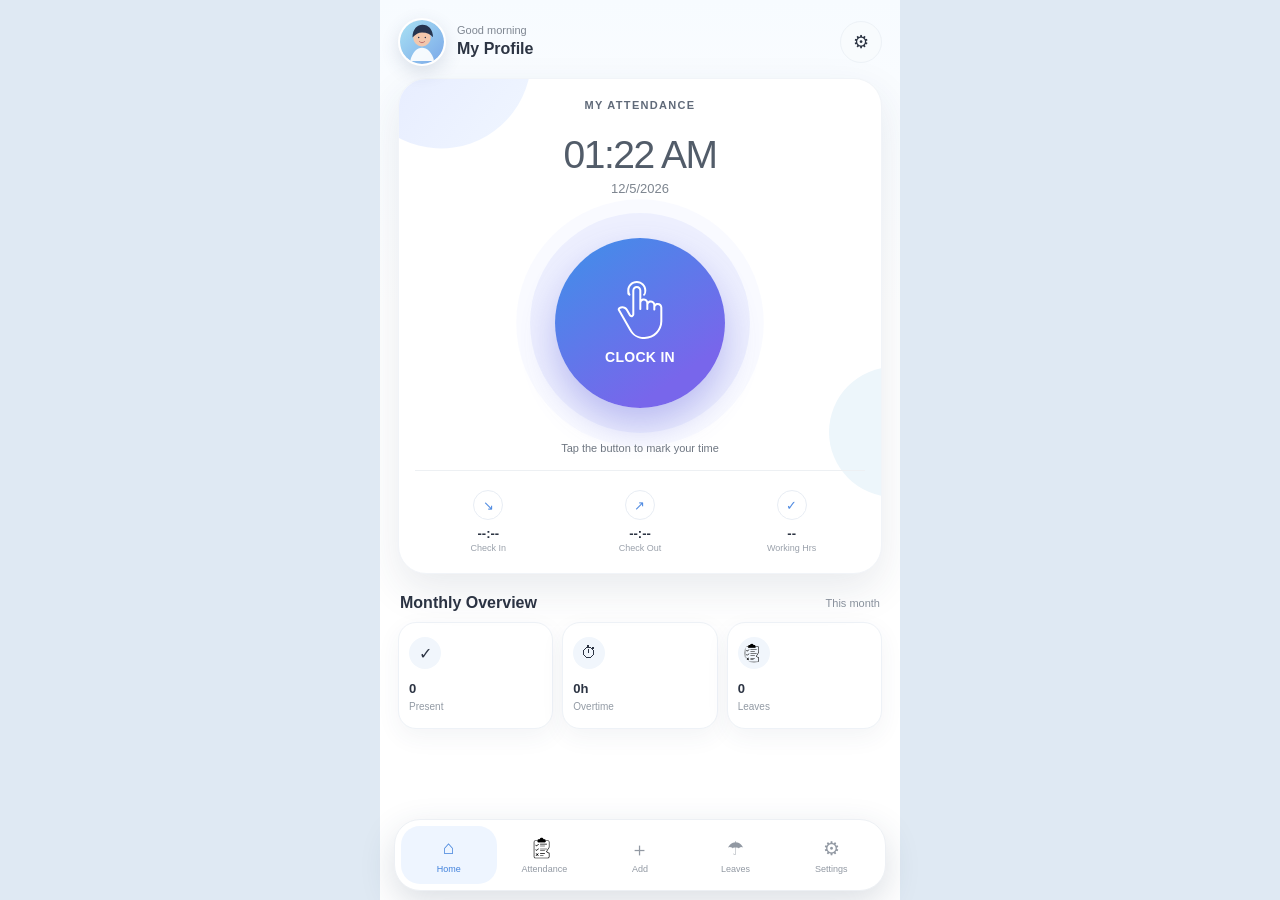
<file: app/src/main/assets/index.html>
<!doctype html>
<html lang="en">
<head>
<meta charset="utf-8">
<meta name="viewport" content="width=device-width,initial-scale=1,viewport-fit=cover,user-scalable=no">
<title>My Attendance</title>
<link rel="stylesheet" href="app.css">
<link rel="stylesheet" id="extrasCss" href="extras.css">
<script>window.onerror=function(){return true};window.onunhandledrejection=function(){return true};</script>
</head>
<body>
<div class="app soft-bg">
  <div class="top">
    <div class="profile"><div class="avatar"><img src="profile-placeholder.svg" alt="Profile"></div><div class="welcome"><small id="greeting">Welcome back</small><b>My Attendance</b></div></div>
    <button class="topAction" id="topSettings" type="button">⚙</button>
  </div>

  <section class="screen active" id="screen-home">
    <div class="clockPanel">
      <div class="brandDot" id="appTitleDisplay">MY ATTENDANCE</div>
      <div class="bigTime" id="clockNow">--:--</div>
      <div class="todayDate" id="dateNow"></div>
      <div class="punchWrap"><div class="pulse2"></div><div class="pulse1"></div><button class="punchBtn" id="punchBtn" type="button"><img src="clock-in-button.svg" alt="Clock in"><span id="punchLabel">CLOCK IN</span></button></div>
      <div class="statusText" id="todayStatus">Tap the button to mark your time</div>
      <div class="stats3">
        <div class="statItem"><div class="statIcon">↘</div><b id="homeIn">--:--</b><small>Check In</small></div>
        <div class="statItem"><div class="statIcon">↗</div><b id="homeOut">--:--</b><small>Check Out</small></div>
        <div class="statItem"><div class="statIcon">✓</div><b id="homeWorked">--</b><small>Working Hrs</small></div>
      </div>
    </div>
    <div class="overviewHead"><b>Monthly Overview</b><span>This month</span></div>
    <div class="overviewGrid">
      <div class="miniCard"><div class="miniIcon">✓</div><b id="qPresent">0</b><small>Present</small></div>
      <div class="miniCard"><div class="miniIcon">⏱</div><b id="qOT">0h</b><small>Overtime</small></div>
      <div class="miniCard"><img src="attendance-list.svg" alt="Attendance"><b id="qLeave">0</b><small>Leaves</small></div>
    </div>
  </section>

  <section class="screen" id="screen-attendance">
    <div class="sectionHeader"><img src="attendance-list.svg" alt="Attendance"><h1>Attendance History</h1></div>
    <div class="filterRow"><div class="field"><input type="month" id="monthFilter"></div><div class="field"><select id="statusFilter"><option value="">All Status</option><option>Present</option><option>Absent</option><option>Paid Leave</option><option>Unpaid Leave</option><option>Half Day</option><option>Holiday</option><option>Week Off</option></select></div></div>
    <div class="records" id="records"></div>
  </section>

  <section class="screen" id="screen-add">
    <div class="sectionHeader"><button class="back" type="button" data-screen="home">‹</button><h1 id="formTitle">Add Attendance</h1></div>
    <div class="formCard">
      <input type="hidden" id="editId">
      <div class="label">Date</div><div class="field"><input type="date" id="dateInput"></div>
      <div class="label">Status</div><div class="field"><select id="statusInput"><option>Present</option><option>Absent</option><option>Paid Leave</option><option>Unpaid Leave</option><option>Half Day</option><option>Holiday</option><option>Week Off</option></select></div>
      <div class="row2">
        <div><div class="label">Check In</div><div class="timeBox"><div class="timeRow" id="checkInRow"><select id="checkInH"></select><select id="checkInM"></select><select id="checkInP"><option>AM</option><option>PM</option></select></div></div></div>
        <div><div class="label">Check Out</div><div class="timeBox"><div class="timeRow" id="checkOutRow"><select id="checkOutH"></select><select id="checkOutM"></select><select id="checkOutP"><option>AM</option><option>PM</option></select></div></div></div>
      </div>
      <div class="label">Holiday / Leave Name</div><div class="field"><input id="reasonInput" placeholder="e.g. Diwali, Casual Leave"></div>
      <div class="label">Notes</div><div class="field"><textarea id="notesInput" placeholder="Optional note..."></textarea></div>
      <div class="actions"><button class="btn primary" id="saveBtn" type="button">Save Attendance</button><button class="btn ghost" id="resetBtn" type="button">Reset</button></div>
    </div>
  </section>

  <section class="screen" id="screen-leaves">
    <div class="sectionHeader"><span class="navIcon">☂</span><h1>My Leaves</h1></div>
    <div class="leaveCard">
      <div class="leaveRing"><div class="leaveInner"><b id="leaveBalance">0</b><span>Leave Balance</span></div></div>
      <div class="leaveStats"><div class="leaveStat"><small>Accrued</small><b id="leaveAccrued">0</b></div><div class="leaveStat"><small>Used</small><b id="leaveUsed">0</b></div></div>
      <div class="leaveTypes"><div class="leaveType"><b id="leavePaid">0</b><small>Paid Leave</small></div><div class="leaveType"><b id="leaveUnpaid">0</b><small>Unpaid</small></div><div class="leaveType"><b id="leaveHoliday">0</b><small>Holiday</small></div></div>
    </div>
    <div class="overviewHead"><b>Leave History</b><span id="leaveYear"></span></div><div class="records" id="leaveRecords"></div>
  </section>

  <section class="screen" id="screen-settings">
    <div class="sectionHeader"><span class="navIcon">⚙</span><h1>Settings</h1></div>
    <div class="settingsCard">
      <div class="label">Time Format</div><div class="seg"><button id="fmt12" type="button">AM / PM</button><button id="fmt24" type="button">24 Hours</button></div>
      <div class="label">Standard Working Duration</div><div class="duration"><div><div class="label">Hours</div><div class="field"><select id="stdHours"></select></div></div><div class="sep">:</div><div><div class="label">Minutes</div><div class="field"><select id="stdMinutes"></select></div></div></div>
      <div class="preview" id="stdPreview">Standard day: 8h 00m</div>
    </div>
    <div class="settingsCard"><div class="overviewHead" style="margin-top:0"><b>Backup</b><span>CSV</span></div><div class="backupGrid"><button class="btn ghost" id="exportBtn" type="button">Export CSV</button><label class="btn ghost" style="display:grid;place-items:center">Import CSV<input type="file" id="importInput" accept=".csv,text/csv" hidden></label></div></div>
  </section>
</div>

<div class="toast" id="toast"></div>
<nav class="bottomNav">
  <button class="navBtn active" data-screen="home"><span class="navIcon">⌂</span><span>Home</span></button>
  <button class="navBtn" data-screen="attendance"><span class="navIcon"><img src="attendance-list.svg" alt="Attendance"></span><span>Attendance</span></button>
  <button class="navBtn" data-screen="add"><span class="navIcon">＋</span><span>Add</span></button>
  <button class="navBtn" data-screen="leaves"><span class="navIcon">☂</span><span>Leaves</span></button>
  <button class="navBtn" data-screen="settings"><span class="navIcon">⚙</span><span>Settings</span></button>
</nav>

<script src="app.js"></script>
<script id="extrasJs" src="extras.js"></script>
</body>
</html>
</file>
<file: app/src/main/assets/app.css>
:root{--ink:#2c3443;--muted:#8a919c;--line:#edf0f4;--blue:#4c8fe9;--blue2:#7a61e8;--pink:#ee367e;--green:#3fbd78;--red:#ef6070;--orange:#f7aa35;--bg:#f6f8fb;--shadow:0 16px 42px rgba(39,55,86,.10)}
*{box-sizing:border-box;-webkit-tap-highlight-color:transparent}html,body{margin:0;padding:0;min-height:100%;font-family:Arial,Helvetica,sans-serif;background:#dfe9f3;color:var(--ink)}body{padding-top:env(safe-area-inset-top);padding-bottom:env(safe-area-inset-bottom)}button,input,select,textarea{font:inherit;color:inherit}button{cursor:pointer}.app{max-width:520px;min-height:100vh;margin:0 auto;background:#fff;position:relative;overflow-x:hidden;padding-bottom:94px}.soft-bg{background:linear-gradient(180deg,#f7fbff 0,#fff 34%,#fff 100%)}
.top{height:78px;display:flex;align-items:center;justify-content:space-between;padding:14px 18px 8px;background:transparent;position:relative;z-index:5}.profile{display:flex;align-items:center;gap:11px}.avatar{width:48px;height:48px;border-radius:50%;overflow:hidden;border:2px solid #fff;box-shadow:0 6px 18px rgba(45,66,105,.15);background:#dfeaf5}.avatar img{width:100%;height:100%;object-fit:cover}.welcome small{display:block;font-size:11px;color:#7f8792;margin-bottom:4px}.welcome b{font-size:16px}.topAction{width:42px;height:42px;border-radius:50%;border:1px solid #edf2f7;background:#f8fbfd;display:grid;place-items:center;font-size:18px}.screen{display:none;padding:0 18px 20px}.screen.active{display:block}.pageTitle{font-size:25px;margin:7px 0 16px;font-weight:800;letter-spacing:-.4px}.subTitle{font-size:12px;color:var(--muted);margin-top:-10px;margin-bottom:18px}
.clockPanel{position:relative;overflow:hidden;background:#fff;border-radius:28px;padding:18px 16px 16px;box-shadow:var(--shadow);border:1px solid #f1f4f8;text-align:center}.clockPanel:before{content:"";position:absolute;width:180px;height:95px;border-radius:0 0 90px 90px;background:linear-gradient(135deg,#e5ebff,#f0f6ff);left:-42px;top:-26px;transform:rotate(-8deg)}.clockPanel:after{content:"";position:absolute;width:130px;height:130px;border-radius:50%;background:#edf6fb;right:-78px;bottom:76px}.brandDot{position:relative;z-index:2;text-align:center;font-size:11px;letter-spacing:.12em;color:#606a79;font-weight:700;margin:2px 0 24px}.bigTime{position:relative;z-index:2;font-size:39px;line-height:1;font-weight:400;color:#525c69;letter-spacing:-1.5px}.todayDate{position:relative;z-index:2;margin-top:7px;color:#7d858f;font-size:13px}.punchWrap{position:relative;z-index:2;margin:28px auto 20px;width:198px;height:198px}.pulse1,.pulse2{position:absolute;border-radius:50%;inset:0;background:rgba(93,115,235,.08)}.pulse1{transform:scale(1.11)}.pulse2{transform:scale(1.25);background:rgba(93,115,235,.035)}.punchBtn{position:absolute;inset:14px;border-radius:50%;border:0;background:linear-gradient(145deg,#418ee9 4%,#7866eb 78%);box-shadow:0 17px 34px rgba(88,88,219,.33);color:#fff;display:flex;flex-direction:column;align-items:center;justify-content:center;gap:10px}.punchBtn.out{background:linear-gradient(145deg,#9b2fb8 3%,#f13b7c 76%);box-shadow:0 17px 34px rgba(224,54,124,.32)}.punchBtn img{width:58px;height:58px}.punchBtn span{font-size:14px;font-weight:800;letter-spacing:.02em}.statusText{position:relative;z-index:2;font-size:11px;color:#6e7681;margin-bottom:16px}.stats3{position:relative;z-index:2;border-top:1px solid #edf0f3;padding-top:15px;display:grid;grid-template-columns:repeat(3,1fr);gap:5px}.statItem{padding:4px}.statIcon{width:30px;height:30px;border:1px solid #e8edf4;border-radius:50%;display:grid;place-items:center;margin:0 auto 6px;color:#508be1;font-size:13px}.statItem b{font-size:13px;display:block}.statItem small{font-size:9px;color:#9aa1ab;margin-top:2px;display:block}.overviewHead{display:flex;justify-content:space-between;align-items:center;margin:20px 2px 10px}.overviewHead b{font-size:16px}.overviewHead span{font-size:11px;color:#8b939e}.overviewGrid{display:grid;grid-template-columns:repeat(3,1fr);gap:9px}.miniCard{border:1px solid #eef2f7;border-radius:18px;background:#fff;padding:14px 10px;box-shadow:0 8px 24px rgba(48,67,101,.06)}.miniCard img,.miniIcon{width:32px;height:32px;display:grid;place-items:center;border-radius:50%;background:#f1f6fc;margin-bottom:12px}.miniCard img{padding:6px}.miniCard b{font-size:13px;display:block}.miniCard small{font-size:10px;color:#929aa4}.sectionHeader{display:flex;align-items:center;gap:12px;margin:5px 0 15px}.sectionHeader .back{width:38px;height:38px;border-radius:50%;background:#f5f8fb;border:1px solid #edf0f4;display:grid;place-items:center;border:none}.sectionHeader img{width:30px;height:30px}.sectionHeader h1{font-size:21px;margin:0}.filterRow{display:grid;grid-template-columns:1fr 1fr;gap:9px;margin-bottom:12px}.field{background:#f8fafc;border:1px solid #edf1f5;border-radius:15px;padding:8px 10px}.field input,.field select,.field textarea{width:100%;border:0;outline:0;background:transparent;min-height:38px;font-size:14px}.field textarea{min-height:78px;resize:vertical}.records{display:grid;gap:9px}.record{background:#fff;border:1px solid #eef1f5;border-radius:18px;padding:12px;box-shadow:0 8px 24px rgba(48,67,101,.05)}.recordTop{display:flex;align-items:center;justify-content:space-between;gap:10px}.dateBlock{width:48px;height:52px;border:1px solid #e9edf3;border-radius:12px;display:flex;flex-direction:column;align-items:center;justify-content:center}.dateBlock b{font-size:17px}.dateBlock small{font-size:9px;color:#8993a0}.recordMain{flex:1;min-width:0}.recordTimes{display:grid;grid-template-columns:1fr 1fr 1fr;gap:7px}.timeCol small{display:block;font-size:8px;color:#949ca7}.timeCol b{font-size:11px}.statusBadge{font-size:9px;padding:5px 7px;border-radius:20px;font-weight:800}.present{background:#e4f8eb;color:#278b59}.absent{background:#fde8ec;color:#bb4153}.paid{background:#eeeaff;color:#6654c6}.unpaid{background:#fff1df;color:#a56a12}.half{background:#fff4cd;color:#a77904}.holiday{background:#e1f7fb;color:#217b89}.week{background:#e8eefb;color:#4c64a0}.recordMeta{font-size:10px;color:#8e97a2;margin-top:9px;border-top:1px solid #f0f2f5;padding-top:8px}.recordActions{display:grid;grid-template-columns:1fr 1fr;gap:7px;margin-top:9px}.btn{min-height:42px;border:0;border-radius:13px;font-weight:800}.primary{background:linear-gradient(135deg,#4d8fe9,#5578dc);color:#fff}.ghost{background:#f7f9fc;border:1px solid #edf0f4;color:#4f5a68}.formCard,.leaveCard,.settingsCard{background:#fff;border:1px solid #eef1f5;border-radius:22px;padding:15px;box-shadow:var(--shadow);margin-bottom:12px}.label{font-size:9px;color:#8b94a0;text-transform:uppercase;font-weight:800;letter-spacing:.06em;margin:11px 3px 5px}.row2{display:grid;grid-template-columns:1fr 1fr;gap:9px}.timeBox{border:1px solid #edf1f5;border-radius:15px;background:#f9fbfd;padding:8px}.timeRow{display:grid;grid-template-columns:1fr 1fr 1fr;gap:5px}.timeRow.mode24{grid-template-columns:1fr 1fr}.timeRow select{width:100%;border:0;background:#fff;border-radius:10px;min-height:40px;text-align:center;font-weight:700}.periodHidden{display:none!important}.actions{display:grid;grid-template-columns:1fr 1fr;gap:8px;margin-top:13px}.seg{display:grid;grid-template-columns:1fr 1fr;border-radius:14px;overflow:hidden;border:1px solid #edf0f4;background:#f7f9fb}.seg button{border:0;background:transparent;padding:11px;font-weight:800;color:#7c8591}.seg button.on{background:#fff;color:#4986db;box-shadow:0 4px 14px rgba(50,75,116,.08)}.duration{display:grid;grid-template-columns:1fr 14px 1fr;gap:6px;align-items:end}.sep{display:grid;place-items:center;height:42px;color:#929ba5}.preview{background:#f3f8ff;border-radius:12px;padding:10px;text-align:center;color:#4b78b8;font-size:11px;font-weight:800;margin-top:9px}.leaveRing{width:188px;height:188px;border-radius:50%;margin:5px auto 17px;padding:10px;background:conic-gradient(#2d8bdd 0 67%,#e9eef3 67% 100%)}.leaveInner{height:100%;border-radius:50%;background:#fff;display:flex;flex-direction:column;align-items:center;justify-content:center}.leaveInner b{font-size:40px}.leaveInner span{font-size:13px;color:#7f8790}.leaveStats{display:grid;grid-template-columns:1fr 1fr;gap:8px}.leaveStat{text-align:center;background:#f8fafc;border-radius:14px;padding:11px}.leaveStat small{font-size:9px;color:#8e96a1}.leaveStat b{font-size:19px;display:block;margin-top:3px}.leaveTypes{display:grid;grid-template-columns:repeat(3,1fr);gap:7px;margin-top:9px}.leaveType{text-align:center;border:1px solid #eef1f4;border-radius:14px;padding:10px 5px}.leaveType b{display:block;font-size:17px}.leaveType small{font-size:8px;color:#8c95a0}.backupGrid{display:grid;grid-template-columns:1fr 1fr;gap:8px}.empty{text-align:center;color:#949ba5;padding:28px 8px;font-size:12px}.toast{display:none;position:fixed;left:50%;transform:translateX(-50%);bottom:105px;z-index:80;background:#252f3d;color:#fff;border-radius:18px;padding:10px 15px;font-size:11px;box-shadow:0 10px 30px rgba(0,0,0,.2)}
.bottomNav{position:fixed;bottom:max(9px,env(safe-area-inset-bottom));left:50%;transform:translateX(-50%);width:min(492px,calc(100% - 22px));height:72px;background:#fff;border:1px solid #edf0f4;border-radius:26px;box-shadow:0 12px 34px rgba(43,64,97,.17);z-index:40;display:grid;grid-template-columns:repeat(5,1fr);padding:6px}.navBtn{border:0;background:transparent;border-radius:19px;color:#9299a3;font-size:9px;display:flex;flex-direction:column;align-items:center;justify-content:center;gap:4px}.navIcon{width:23px;height:23px;display:grid;place-items:center;font-size:19px}.navIcon img{width:22px;height:22px;object-fit:contain}.navBtn.active{color:#4383dc;background:#eef5ff}.navBtn.active .navIcon img{filter:none}
@media(max-width:375px){.overviewGrid{grid-template-columns:1fr 1fr}.row2,.filterRow,.actions,.backupGrid{grid-template-columns:1fr}.recordTimes{grid-template-columns:1fr 1fr}.stats3{grid-template-columns:1fr 1fr 1fr}}
</file>
<file: app/src/main/assets/extras.css>
/* Settings extension + edit popup */
.settingsHub{display:block}.settingsDetails{display:block}.settingsIntro{padding:4px 2px 12px}.settingsIntro b{display:block;font-size:20px}.settingsIntro small{display:block;margin-top:4px;color:#8b94a0;font-size:10px;line-height:1.45}.settingsMenuRow{width:100%;border:1px solid #edf1f5;background:#fff;border-radius:17px;min-height:68px;padding:11px 12px;margin-bottom:9px;display:grid;grid-template-columns:42px 1fr 18px;gap:10px;align-items:center;text-align:left;box-shadow:0 7px 22px rgba(45,64,96,.05)}.settingsMenuIcon{width:40px;height:40px;border-radius:13px;background:#eef5ff;color:#4682d8;display:grid;place-items:center;font-size:18px}.settingsMenuText b{display:block;font-size:13px}.settingsMenuText small{display:block;color:#949da8;font-size:9px;margin-top:3px;line-height:1.4}.settingsChevron{font-size:22px;color:#9ca4ae}.settingsDetail{display:none}.settingDetailHead{display:flex;align-items:center;gap:10px;margin:0 0 12px}.settingDetailHead h2{font-size:20px;margin:0}.settingBack{width:38px;height:38px;border:0;border-radius:50%;background:#f4f8fc;font-size:25px;color:#566273;display:grid;place-items:center;padding:0 0 3px}.settingsExtraTitle{margin-bottom:10px}.settingsExtraTitle b{font-size:16px;display:block}.settingsExtraTitle small{font-size:10px;color:#8c95a0;line-height:1.4;display:block;margin-top:4px}.extraFull{width:100%;margin-top:12px}.profileEditRow{display:flex;align-items:center;gap:14px;margin:10px 0 12px}.profilePreview{width:84px;height:84px;border-radius:50%;overflow:hidden;background:#eef4fa;border:3px solid #fff;box-shadow:0 8px 22px rgba(45,66,105,.14);flex:0 0 auto}.profilePreview img{width:100%;height:100%;object-fit:cover}.profilePhotoActions{display:grid;grid-template-columns:1fr 1fr;gap:7px;flex:1}.extraFileBtn{display:grid;place-items:center;min-height:42px}.leaveSetupRows{display:grid;gap:8px;margin-top:10px}.leaveSetupRow{display:grid;grid-template-columns:1fr 88px 38px;gap:7px;align-items:center}.leaveSetupRow .field{padding:5px 8px}.leaveSetupDelete{height:40px;border:0;border-radius:11px;background:#fff0f2;color:#c54b5e;font-weight:900}.leaveSetupActions{display:grid;grid-template-columns:1fr 1fr;gap:8px;margin-top:10px}.extraPreview{background:#f3f8ff;border-radius:12px;padding:10px;text-align:center;color:#4b78b8;font-size:11px;font-weight:800;margin-top:9px}.uploadBox{min-height:92px;border:1.5px dashed #cbd9ea;border-radius:16px;background:#f8fbff;display:flex;align-items:center;justify-content:center;flex-direction:column;text-align:center;padding:14px;color:#617087;cursor:pointer}.uploadBox span{width:34px;height:34px;border-radius:50%;display:grid;place-items:center;background:#eaf3ff;color:#4b85d9;font-size:20px;margin-bottom:6px}.uploadBox b{font-size:12px}.uploadBox small{font-size:9px;color:#9aa3ae;margin-top:3px}.documentList{display:grid;gap:8px;margin-top:12px}.docCard{border:1px solid #edf1f5;border-radius:15px;padding:11px;background:#fbfcfe}.docTop{display:flex;gap:9px;align-items:center}.docIcon{width:36px;height:36px;border-radius:11px;background:#edf5ff;display:grid;place-items:center;color:#4b86dc;font-size:17px}.docInfo{flex:1;min-width:0}.docInfo b{font-size:12px;display:block;white-space:nowrap;overflow:hidden;text-overflow:ellipsis}.docInfo small{font-size:9px;color:#8e97a2}.docMeta{font-size:9px;color:#8e97a2;margin-top:7px;line-height:1.5}.docActions{display:grid;grid-template-columns:1fr 1fr;gap:6px;margin-top:8px}.docActions.three{grid-template-columns:1fr 1fr 1fr}.docActions .btn{min-height:36px;font-size:10px}.extraLeaveCategory{display:none}.extraEmpty{text-align:center;color:#949ba5;padding:16px 8px;font-size:11px}.topProfileMeta{font-size:9px;color:#9aa1ab;margin-top:2px;max-width:210px;white-space:nowrap;overflow:hidden;text-overflow:ellipsis}.leaveType b{font-size:14px!important}.leaveType small{line-height:1.3;display:block;margin-top:3px}.extraSelect{width:100%;border:0;outline:0;background:transparent;min-height:38px;font-size:14px}.docDates{display:grid;grid-template-columns:1fr 1fr;gap:9px}.editModal{display:none;position:fixed;inset:0;z-index:120;background:rgba(23,34,51,.42);padding:18px;align-items:flex-end;justify-content:center;backdrop-filter:blur(5px);-webkit-backdrop-filter:blur(5px)}.editModal.show{display:flex}.editSheet{width:min(500px,100%);max-height:90vh;overflow:auto;background:#fff;border-radius:26px 26px 18px 18px;padding:16px;box-shadow:0 24px 70px rgba(20,33,54,.28)}.editSheetHead{display:flex;align-items:center;justify-content:space-between;margin-bottom:4px}.editSheetHead b{font-size:18px}.editSheetHead button{width:36px;height:36px;border:0;border-radius:50%;background:#f3f6f9;font-size:22px;color:#596575}.editSheet .row2{margin-top:2px}@media(max-width:375px){.profilePhotoActions,.leaveSetupActions,.docDates{grid-template-columns:1fr}.leaveSetupRow{grid-template-columns:1fr 75px 36px}.docActions.three{grid-template-columns:1fr}.settingsMenuRow{grid-template-columns:38px 1fr 16px}.editSheet .row2{grid-template-columns:1fr}}
</file>
